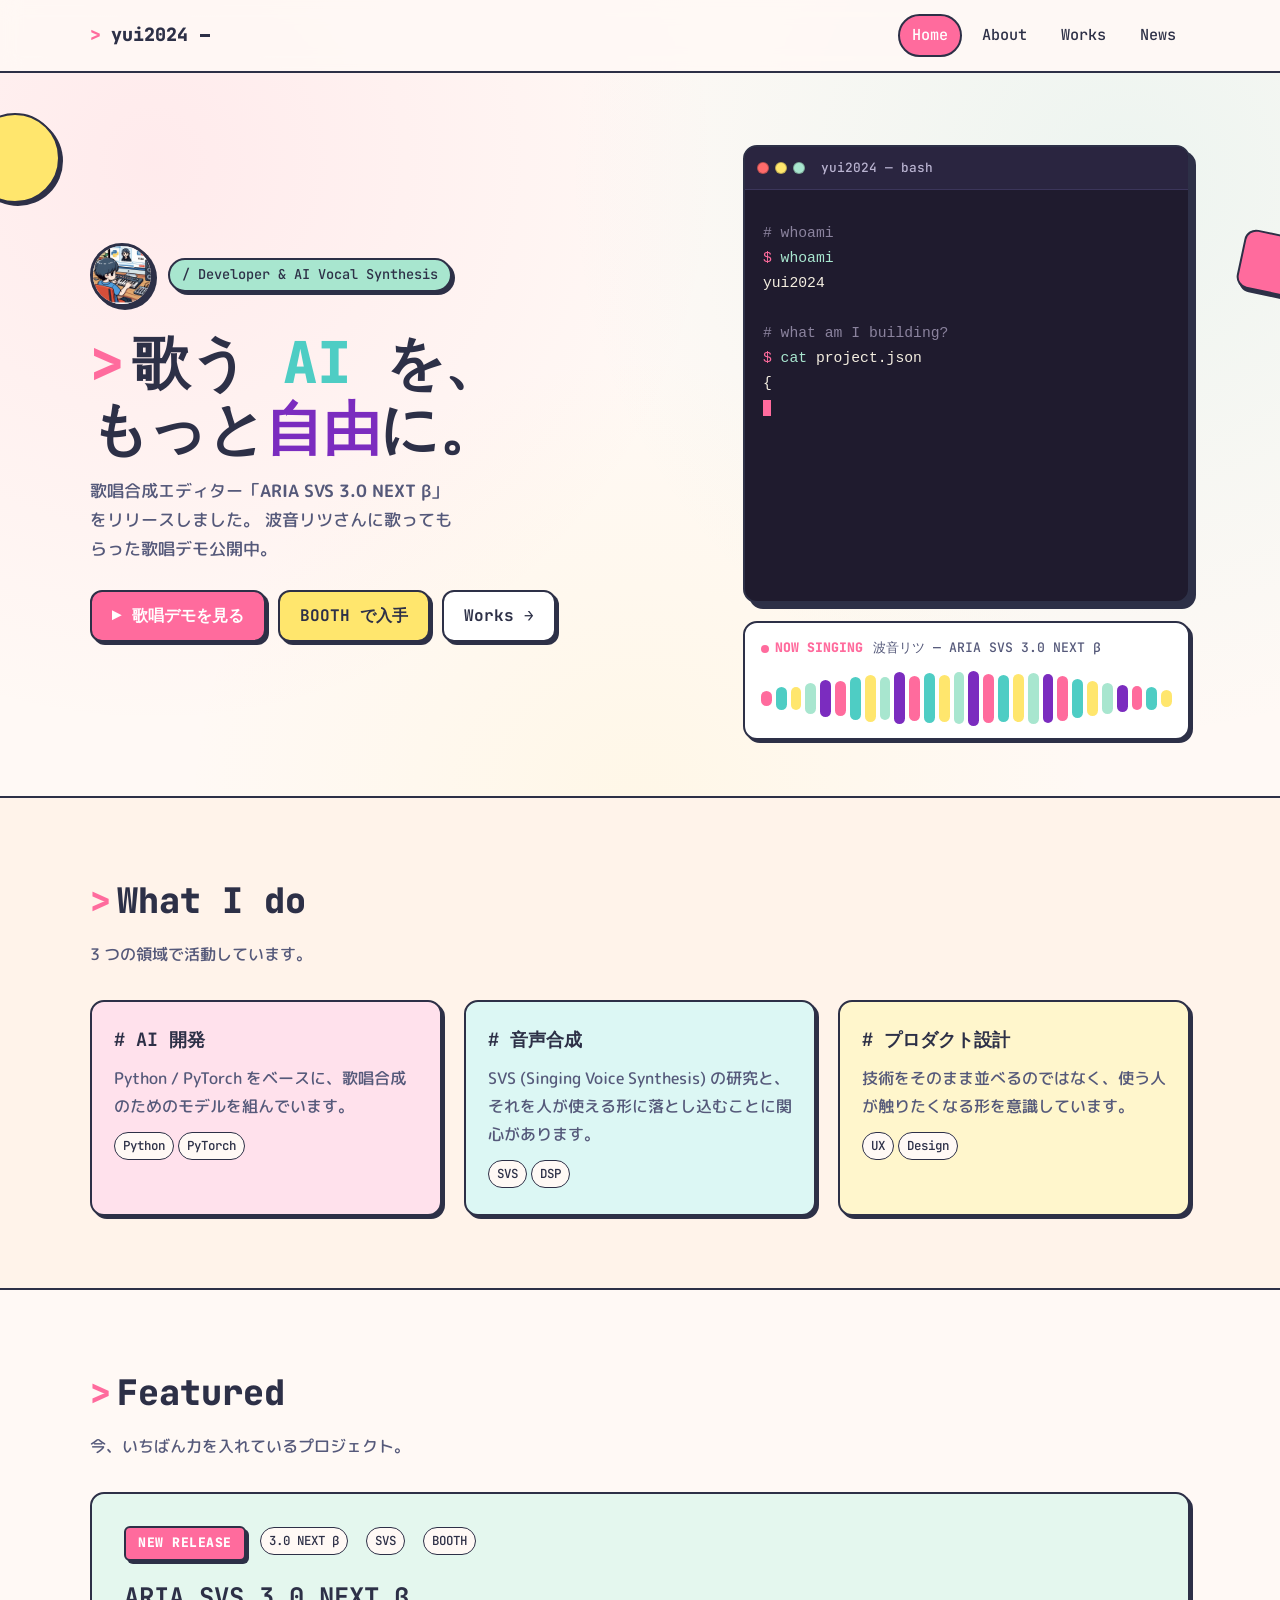
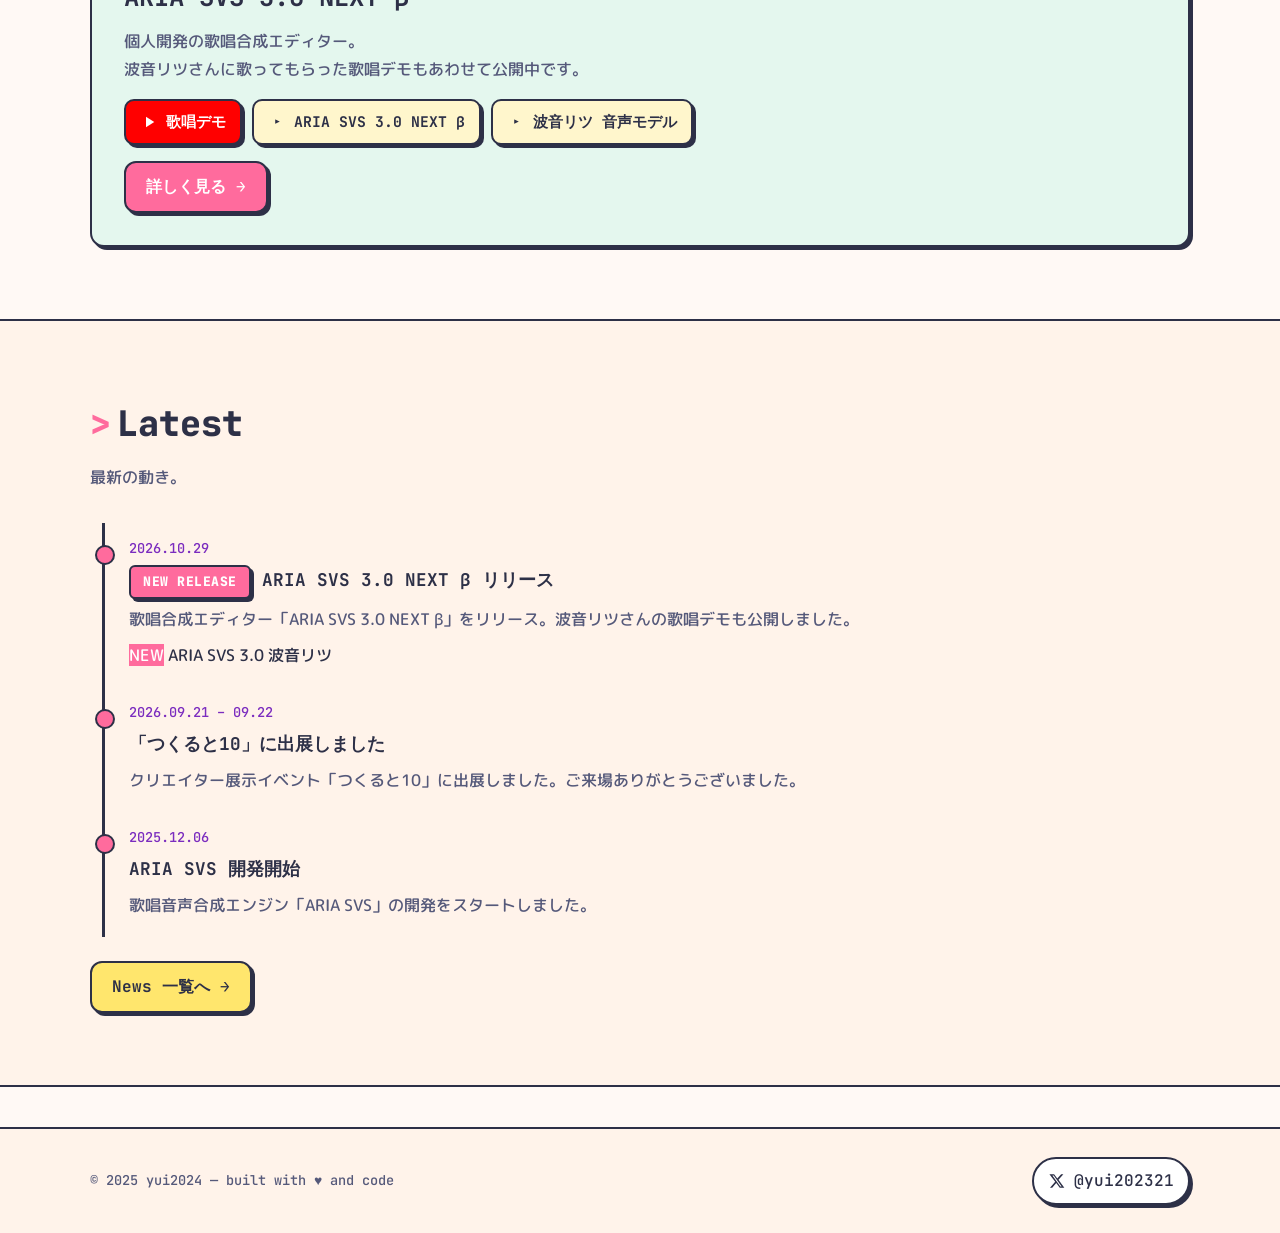
<file: index.html>
<!DOCTYPE html>
<html lang="ja">
<head>
  <meta charset="UTF-8" />
  <meta name="viewport" content="width=device-width, initial-scale=1.0" />
  <title>yui2024 — Official Site</title>
  <meta name="description" content="yui2024 の公式サイト。歌唱AI「ARIA SVS」を開発しています。" />
  <link rel="icon" href="assets/img/my_account.jpg" />
  <link rel="preconnect" href="https://fonts.googleapis.com" />
  <link rel="preconnect" href="https://fonts.gstatic.com" crossorigin />
  <link href="https://fonts.googleapis.com/css2?family=JetBrains+Mono:wght@500;700;800&family=M+PLUS+Rounded+1c:wght@500;700;800&display=swap" rel="stylesheet" />
  <link rel="stylesheet" href="assets/css/style.css?v=20261125" />
</head>
<body>
  <header class="site-header">
    <div class="container">
      <a href="index.html" class="brand">
        <span class="brand-cursor">&gt;</span>
        <span>yui2024</span>
        <span class="brand-underscore" aria-hidden="true"></span>
      </a>
      <button class="nav-toggle" id="navToggle" aria-label="menu">MENU</button>
      <nav class="nav" id="nav">
        <a href="index.html" class="is-active">Home</a>
        <a href="about.html">About</a>
        <a href="works.html">Works</a>
        <a href="news.html">News</a>
      </nav>
    </div>
  </header>

  <main>
    <!-- ===== HERO ===== -->
    <section class="hero">
      <span class="shape s1" aria-hidden="true"></span>
      <span class="shape s2" aria-hidden="true"></span>
      <div class="container hero-inner">
        <div class="fade-in">
          <div class="hero-id">
            <img class="hero-avatar" src="assets/img/my_account.jpg" alt="yui2024" />
            <span class="hero-eyebrow">/ Developer &amp; AI Vocal Synthesis</span>
          </div>
          <h1 class="hero-title">
            <span class="prompt">&gt;</span>歌う <span class="accent-cyan">AI</span> を、<br />
            もっと<span class="accent-purple">自由</span>に。
          </h1>
          <p class="hero-sub">
            歌唱合成エディター「<strong>ARIA SVS 3.0 NEXT β</strong>」をリリースしました。
            波音リツさんに歌ってもらった歌唱デモ公開中。
          </p>
          <div class="hero-ctas">
            <a href="https://youtu.be/bcA56OY0uUo" target="_blank" rel="noopener" class="btn btn-pink">▶ 歌唱デモを見る</a>
            <a href="https://yui2024.booth.pm/items/8263608" target="_blank" rel="noopener" class="btn btn-yellow">BOOTH で入手</a>
            <a href="works.html" class="btn btn-ghost">Works →</a>
          </div>
        </div>

        <div class="fade-in">
          <div class="terminal" role="img" aria-label="terminal window">
            <div class="terminal-bar">
              <span class="dot red"></span>
              <span class="dot yellow"></span>
              <span class="dot green"></span>
              <span class="title">yui2024 — bash</span>
            </div>
            <pre class="terminal-body" data-typewriter><span class="tk-com"># whoami</span>
<span class="tk-prompt">$</span> <span class="tk-fn">whoami</span>
yui2024

<span class="tk-com"># what am I building?</span>
<span class="tk-prompt">$</span> <span class="tk-fn">cat</span> project.json
{
  <span class="tk-key">"name"</span>: <span class="tk-str">"ARIA SVS"</span>,
  <span class="tk-key">"type"</span>: <span class="tk-str">"Singing Voice Synthesis"</span>,
  <span class="tk-key">"version"</span>: <span class="tk-str">"3.0 NEXT β"</span>,
  <span class="tk-key">"status"</span>: <span class="tk-str">"released"</span>,
  <span class="tk-key">"shop"</span>: <span class="tk-str">"yui2024.booth.pm"</span>
}
<span class="tk-prompt">$</span> <span class="brand-underscore" aria-hidden="true"></span>
</pre>
          </div>

          <a class="eq-card" href="https://youtu.be/bcA56OY0uUo" target="_blank" rel="noopener" aria-label="波音リツ 歌唱デモを YouTube で見る">
            <div class="eq-head">
              <span class="eq-live"><span class="eq-dot"></span>NOW SINGING</span>
              <span class="eq-title">波音リツ — ARIA SVS 3.0 NEXT β</span>
            </div>
            <div class="eq" id="eq" aria-hidden="true"></div>
          </a>
        </div>
      </div>
    </section>

    <!-- ===== ABOUT PREVIEW ===== -->
    <section class="section section-alt">
      <div class="container">
        <h2 class="section-title"><span class="prompt">&gt;</span>What I do</h2>
        <p class="section-lead">3 つの領域で活動しています。</p>

        <div class="grid cols-3">
          <div class="card pink fade-in">
            <h3># AI 開発</h3>
            <p>Python / PyTorch をベースに、歌唱合成のためのモデルを組んでいます。</p>
            <div class="tag-row">
              <span class="tag">Python</span><span class="tag">PyTorch</span>
            </div>
          </div>
          <div class="card cyan fade-in">
            <h3># 音声合成</h3>
            <p>SVS (Singing Voice Synthesis) の研究と、それを人が使える形に落とし込むことに関心があります。</p>
            <div class="tag-row">
              <span class="tag">SVS</span><span class="tag">DSP</span>
            </div>
          </div>
          <div class="card yellow fade-in">
            <h3># プロダクト設計</h3>
            <p>技術をそのまま並べるのではなく、使う人が触りたくなる形を意識しています。</p>
            <div class="tag-row">
              <span class="tag">UX</span><span class="tag">Design</span>
            </div>
          </div>
        </div>
      </div>
    </section>

    <!-- ===== FEATURED WORK ===== -->
    <section class="section">
      <div class="container">
        <h2 class="section-title"><span class="prompt">&gt;</span>Featured</h2>
        <p class="section-lead">今、いちばん力を入れているプロジェクト。</p>

        <div class="card mint fade-in" style="padding: 32px;">
          <div style="display:flex; align-items:center; gap:14px; flex-wrap:wrap;">
            <span class="ribbon">NEW RELEASE</span>
            <span class="tag">3.0 NEXT β</span>
            <span class="tag">SVS</span>
            <span class="tag">BOOTH</span>
          </div>
          <h3 style="font-size:1.6rem; margin: 14px 0 8px;">ARIA SVS 3.0 NEXT β</h3>
          <p>
            個人開発の歌唱合成エディター。<br>
            波音リツさんに歌ってもらった歌唱デモもあわせて公開中です。
          </p>
          <div class="link-list mt-16">
            <a class="link-pill youtube" href="https://youtu.be/bcA56OY0uUo" target="_blank" rel="noopener">
              <span class="pill-icon" aria-hidden="true">
                <svg viewBox="0 0 24 24" width="18" height="18" fill="currentColor"><path d="M8 5v14l11-7z"/></svg>
              </span>
              歌唱デモ
            </a>
            <a class="link-pill booth" href="https://yui2024.booth.pm/items/8263608" target="_blank" rel="noopener">
              <span class="pill-icon" aria-hidden="true">▸</span>
              ARIA SVS 3.0 NEXT β
            </a>
            <a class="link-pill booth" href="https://yui2024.booth.pm/items/8436200" target="_blank" rel="noopener">
              <span class="pill-icon" aria-hidden="true">▸</span>
              波音リツ 音声モデル
            </a>
          </div>
          <div class="mt-16">
            <a href="works.html" class="btn btn-pink">詳しく見る →</a>
          </div>
        </div>
      </div>
    </section>

    <!-- ===== LATEST NEWS ===== -->
    <section class="section section-alt">
      <div class="container">
        <h2 class="section-title"><span class="prompt">&gt;</span>Latest</h2>
        <p class="section-lead">最新の動き。</p>

        <div class="timeline">
          <div class="timeline-item fade-in">
            <div class="timeline-date">2026.10.29</div>
            <h3 class="timeline-title">
              <span class="ribbon">NEW RELEASE</span>
              ARIA SVS 3.0 NEXT β リリース
            </h3>
            <p class="timeline-body">
              歌唱合成エディター「ARIA SVS 3.0 NEXT β」をリリース。波音リツさんの歌唱デモも公開しました。
            </p>
            <div class="tag-row mt-8">
              <span class="tag tag-hot">NEW</span>
              <span class="tag">ARIA SVS 3.0</span>
              <span class="tag">波音リツ</span>
            </div>
          </div>
          <div class="timeline-item fade-in">
            <div class="timeline-date">2026.09.21 – 09.22</div>
            <h3 class="timeline-title">「つくると10」に出展しました</h3>
            <p class="timeline-body">クリエイター展示イベント「つくると10」に出展しました。ご来場ありがとうございました。</p>
          </div>
          <div class="timeline-item fade-in">
            <div class="timeline-date">2025.12.06</div>
            <h3 class="timeline-title">ARIA SVS 開発開始</h3>
            <p class="timeline-body">歌唱音声合成エンジン「ARIA SVS」の開発をスタートしました。</p>
          </div>
        </div>

        <div class="mt-24">
          <a href="news.html" class="btn btn-yellow">News 一覧へ →</a>
        </div>
      </div>
    </section>
  </main>

  <footer class="site-footer">
    <div class="container">
      <div class="copyright">© 2025 yui2024 — built with ♥ and code</div>
      <div class="socials">
        <a href="https://x.com/yui202321" target="_blank" rel="noopener" class="social" aria-label="X (Twitter)">
          <svg class="icon" viewBox="0 0 24 24" fill="none" xmlns="http://www.w3.org/2000/svg"><path d="M17.53 3H20.5l-6.5 7.43L21.75 21H15.7l-4.72-6.17L5.6 21H2.63l6.95-7.95L1.9 3h6.2l4.27 5.65L17.53 3zm-1.04 16.2h1.66L7.6 4.7H5.83l10.66 14.5z" fill="currentColor"/></svg>
          <span>@yui202321</span>
        </a>
      </div>
    </div>
  </footer>

  <script src="assets/js/script.js?v=20261125"></script>
</body>
</html>
</file>
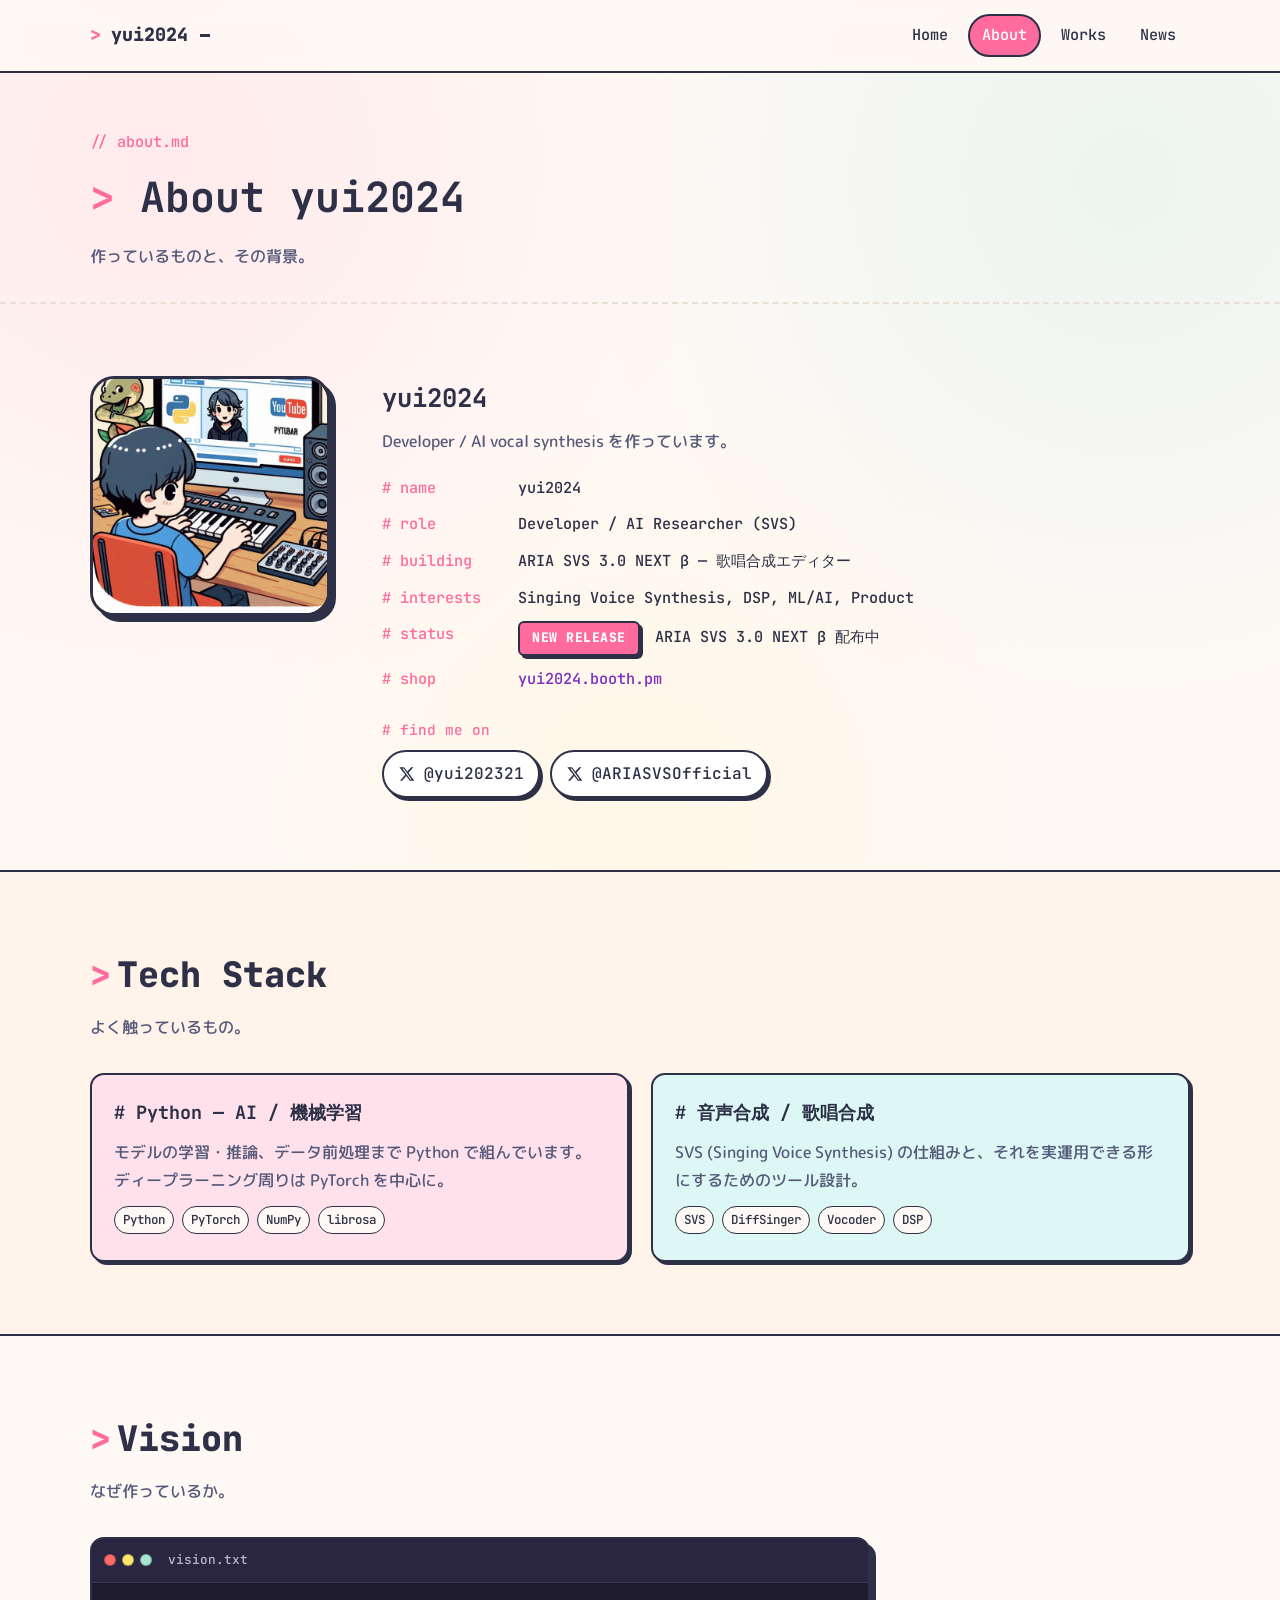
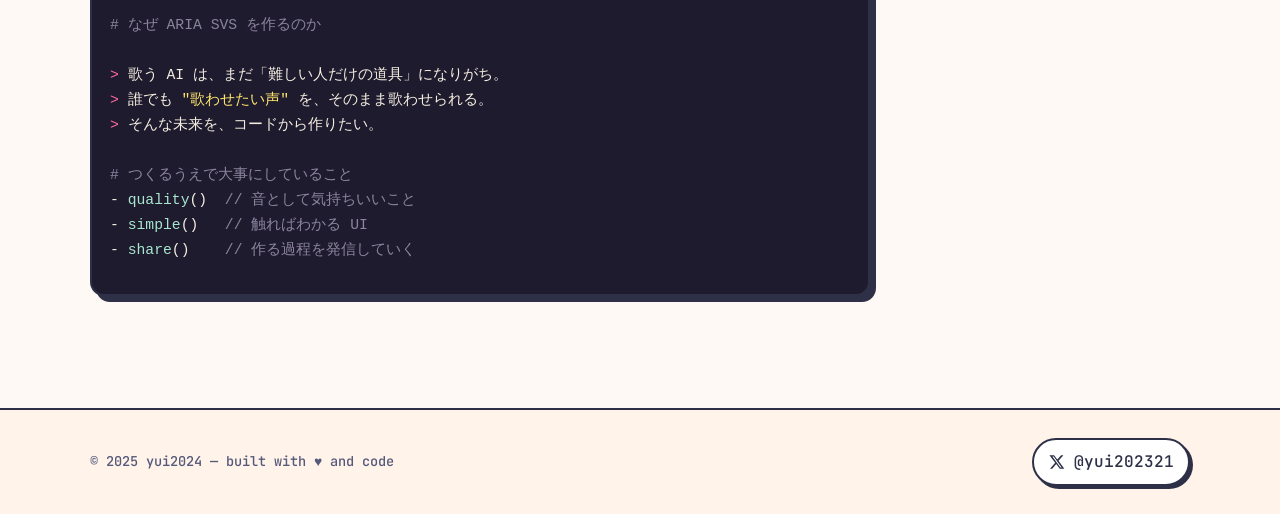
<file: about.html>
<!DOCTYPE html>
<html lang="ja">
<head>
  <meta charset="UTF-8" />
  <meta name="viewport" content="width=device-width, initial-scale=1.0" />
  <title>About — yui2024</title>
  <meta name="description" content="yui2024 のプロフィール。技術スタック、活動内容、SNSリンク。" />
  <link rel="icon" href="assets/img/my_account.jpg" />
  <link rel="preconnect" href="https://fonts.googleapis.com" />
  <link rel="preconnect" href="https://fonts.gstatic.com" crossorigin />
  <link href="https://fonts.googleapis.com/css2?family=JetBrains+Mono:wght@500;700;800&family=M+PLUS+Rounded+1c:wght@500;700;800&display=swap" rel="stylesheet" />
  <link rel="stylesheet" href="assets/css/style.css?v=20261125" />
</head>
<body>
  <header class="site-header">
    <div class="container">
      <a href="index.html" class="brand">
        <span class="brand-cursor">&gt;</span>
        <span>yui2024</span>
        <span class="brand-underscore" aria-hidden="true"></span>
      </a>
      <button class="nav-toggle" id="navToggle" aria-label="menu">MENU</button>
      <nav class="nav" id="nav">
        <a href="index.html">Home</a>
        <a href="about.html" class="is-active">About</a>
        <a href="works.html">Works</a>
        <a href="news.html">News</a>
      </nav>
    </div>
  </header>

  <main>
    <section class="page-hero">
      <div class="container">
        <div class="eyebrow">// about.md</div>
        <h1><span style="color:var(--pink);">&gt;</span> About yui2024</h1>
        <p>作っているものと、その背景。</p>
      </div>
    </section>

    <section class="section">
      <div class="container">
        <div class="profile">
          <div class="profile-avatar fade-in">
            <img src="assets/img/my_account.jpg" alt="yui2024 icon" />
          </div>

          <div class="fade-in">
            <h2 style="font-family:var(--font-code); margin:0 0 6px; font-size:1.6rem;">yui2024</h2>
            <p style="color:var(--ink-soft); margin: 0 0 20px;">Developer / AI vocal synthesis を作っています。</p>

            <dl class="kv">
              <dt># name</dt>
              <dd>yui2024</dd>
              <dt># role</dt>
              <dd>Developer / AI Researcher (SVS)</dd>
              <dt># building</dt>
              <dd>ARIA SVS 3.0 NEXT β — 歌唱合成エディター</dd>
              <dt># interests</dt>
              <dd>Singing Voice Synthesis, DSP, ML/AI, Product</dd>
              <dt># status</dt>
              <dd><span class="ribbon">NEW RELEASE</span> <span style="margin-left:6px;">ARIA SVS 3.0 NEXT β 配布中</span></dd>
              <dt># shop</dt>
              <dd><a href="https://yui2024.booth.pm" target="_blank" rel="noopener">yui2024.booth.pm</a></dd>
            </dl>

            <div class="mt-24">
              <div style="font-family:var(--font-code); color:var(--pink); font-size:.9rem;"># find me on</div>
              <div class="socials mt-8">
                <a href="https://x.com/yui202321" target="_blank" rel="noopener" class="social" aria-label="X (Twitter)">
                  <svg class="icon" viewBox="0 0 24 24" fill="none" xmlns="http://www.w3.org/2000/svg"><path d="M17.53 3H20.5l-6.5 7.43L21.75 21H15.7l-4.72-6.17L5.6 21H2.63l6.95-7.95L1.9 3h6.2l4.27 5.65L17.53 3zm-1.04 16.2h1.66L7.6 4.7H5.83l10.66 14.5z" fill="currentColor"/></svg>
                  <span>@yui202321</span>
                </a>
                <a href="https://x.com/ARIASVSOfficial" target="_blank" rel="noopener" class="social" aria-label="ARIA SVS official X">
                  <svg class="icon" viewBox="0 0 24 24" fill="none" xmlns="http://www.w3.org/2000/svg"><path d="M17.53 3H20.5l-6.5 7.43L21.75 21H15.7l-4.72-6.17L5.6 21H2.63l6.95-7.95L1.9 3h6.2l4.27 5.65L17.53 3zm-1.04 16.2h1.66L7.6 4.7H5.83l10.66 14.5z" fill="currentColor"/></svg>
                  <span>@ARIASVSOfficial</span>
                </a>
              </div>
            </div>
          </div>
        </div>
      </div>
    </section>

    <!-- ===== TECH STACK ===== -->
    <section class="section section-alt">
      <div class="container">
        <h2 class="section-title"><span class="prompt">&gt;</span>Tech Stack</h2>
        <p class="section-lead">よく触っているもの。</p>

        <div class="grid cols-2">
          <div class="card pink fade-in">
            <h3># Python — AI / 機械学習</h3>
            <p>モデルの学習・推論、データ前処理まで Python で組んでいます。ディープラーニング周りは PyTorch を中心に。</p>
            <div class="tag-row">
              <span class="tag">Python</span>
              <span class="tag">PyTorch</span>
              <span class="tag">NumPy</span>
              <span class="tag">librosa</span>
            </div>
          </div>

          <div class="card cyan fade-in">
            <h3># 音声合成 / 歌唱合成</h3>
            <p>SVS (Singing Voice Synthesis) の仕組みと、それを実運用できる形にするためのツール設計。</p>
            <div class="tag-row">
              <span class="tag">SVS</span>
              <span class="tag">DiffSinger</span>
              <span class="tag">Vocoder</span>
              <span class="tag">DSP</span>
            </div>
          </div>
        </div>
      </div>
    </section>

    <!-- ===== VISION ===== -->
    <section class="section">
      <div class="container">
        <h2 class="section-title"><span class="prompt">&gt;</span>Vision</h2>
        <p class="section-lead">なぜ作っているか。</p>

        <div class="terminal fade-in" style="max-width: 780px;">
          <div class="terminal-bar">
            <span class="dot red"></span>
            <span class="dot yellow"></span>
            <span class="dot green"></span>
            <span class="title">vision.txt</span>
          </div>
<pre class="terminal-body"><span class="tk-com"># なぜ ARIA SVS を作るのか</span>

<span class="tk-prompt">&gt;</span> 歌う AI は、まだ「難しい人だけの道具」になりがち。
<span class="tk-prompt">&gt;</span> 誰でも <span class="tk-str">"歌わせたい声"</span> を、そのまま歌わせられる。
<span class="tk-prompt">&gt;</span> そんな未来を、コードから作りたい。

<span class="tk-com"># つくるうえで大事にしていること</span>
- <span class="tk-fn">quality</span>()  <span class="tk-com">// 音として気持ちいいこと</span>
- <span class="tk-fn">simple</span>()   <span class="tk-com">// 触ればわかる UI</span>
- <span class="tk-fn">share</span>()    <span class="tk-com">// 作る過程を発信していく</span>
</pre>
        </div>
      </div>
    </section>
  </main>

  <footer class="site-footer">
    <div class="container">
      <div class="copyright">© 2025 yui2024 — built with ♥ and code</div>
      <div class="socials">
        <a href="https://x.com/yui202321" target="_blank" rel="noopener" class="social" aria-label="X (Twitter)">
          <svg class="icon" viewBox="0 0 24 24" fill="none" xmlns="http://www.w3.org/2000/svg"><path d="M17.53 3H20.5l-6.5 7.43L21.75 21H15.7l-4.72-6.17L5.6 21H2.63l6.95-7.95L1.9 3h6.2l4.27 5.65L17.53 3zm-1.04 16.2h1.66L7.6 4.7H5.83l10.66 14.5z" fill="currentColor"/></svg>
          <span>@yui202321</span>
        </a>
      </div>
    </div>
  </footer>

  <script src="assets/js/script.js?v=20261125"></script>
</body>
</html>
</file>
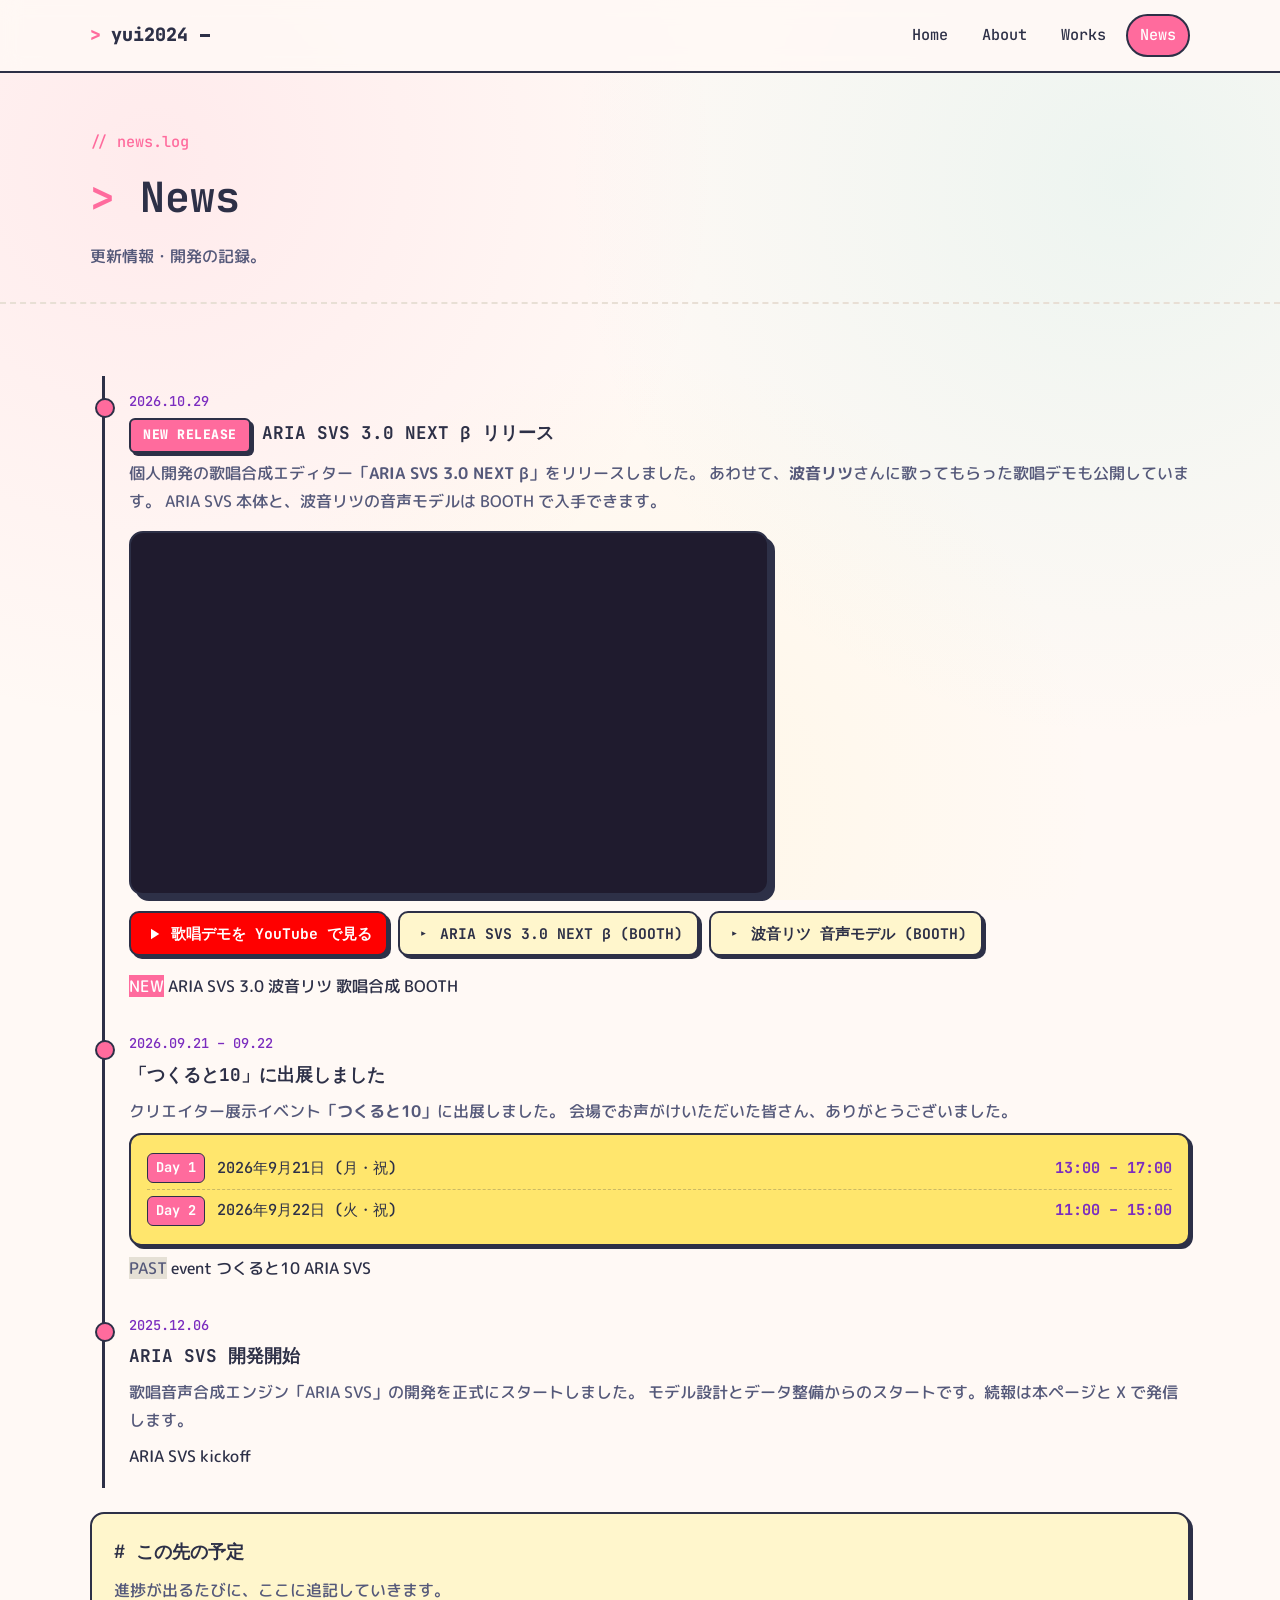
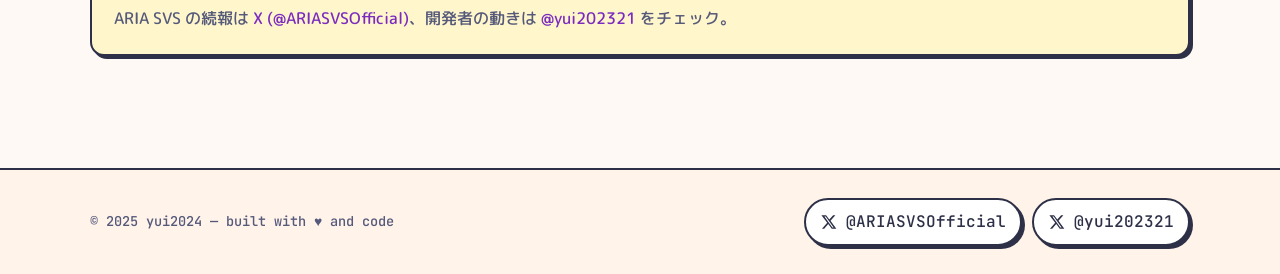
<file: news.html>
<!DOCTYPE html>
<html lang="ja">
<head>
  <meta charset="UTF-8" />
  <meta name="viewport" content="width=device-width, initial-scale=1.0" />
  <title>News — yui2024</title>
  <meta name="description" content="yui2024 の活動・開発ログ。" />
  <link rel="icon" href="assets/img/my_account.jpg" />
  <link rel="preconnect" href="https://fonts.googleapis.com" />
  <link rel="preconnect" href="https://fonts.gstatic.com" crossorigin />
  <link href="https://fonts.googleapis.com/css2?family=JetBrains+Mono:wght@500;700;800&family=M+PLUS+Rounded+1c:wght@500;700;800&display=swap" rel="stylesheet" />
  <link rel="stylesheet" href="assets/css/style.css?v=20261125" />
</head>
<body>
  <header class="site-header">
    <div class="container">
      <a href="index.html" class="brand">
        <span class="brand-cursor">&gt;</span>
        <span>yui2024</span>
        <span class="brand-underscore" aria-hidden="true"></span>
      </a>
      <button class="nav-toggle" id="navToggle" aria-label="menu">MENU</button>
      <nav class="nav" id="nav">
        <a href="index.html">Home</a>
        <a href="about.html">About</a>
        <a href="works.html">Works</a>
        <a href="news.html" class="is-active">News</a>
      </nav>
    </div>
  </header>

  <main>
    <section class="page-hero">
      <div class="container">
        <div class="eyebrow">// news.log</div>
        <h1><span style="color:var(--pink);">&gt;</span> News</h1>
        <p>更新情報・開発の記録。</p>
      </div>
    </section>

    <section class="section">
      <div class="container">
        <div class="timeline">

          <article class="timeline-item fade-in">
            <div class="timeline-date">2026.10.29</div>
            <h3 class="timeline-title">
              <span class="ribbon">NEW RELEASE</span>
              ARIA SVS 3.0 NEXT β リリース
            </h3>
            <p class="timeline-body">
              個人開発の歌唱合成エディター「<strong>ARIA SVS 3.0 NEXT β</strong>」をリリースしました。
              あわせて、<strong>波音リツ</strong>さんに歌ってもらった歌唱デモも公開しています。
              ARIA SVS 本体と、波音リツの音声モデルは BOOTH で入手できます。
            </p>

            <div class="mt-16" style="max-width: 640px;">
              <div class="video-embed">
                <iframe
                  src="https://www.youtube.com/embed/bcA56OY0uUo"
                  title="ARIA SVS 3.0 NEXT β — 波音リツ 歌唱デモ"
                  loading="lazy"
                  allow="accelerometer; autoplay; clipboard-write; encrypted-media; gyroscope; picture-in-picture; web-share"
                  referrerpolicy="strict-origin-when-cross-origin"
                  allowfullscreen></iframe>
              </div>
            </div>

            <div class="link-list mt-16">
              <a class="link-pill youtube" href="https://youtu.be/bcA56OY0uUo" target="_blank" rel="noopener">
                <span class="pill-icon" aria-hidden="true">
                  <svg viewBox="0 0 24 24" width="18" height="18" fill="currentColor"><path d="M8 5v14l11-7z"/></svg>
                </span>
                歌唱デモを YouTube で見る
              </a>
              <a class="link-pill booth" href="https://yui2024.booth.pm/items/8263608" target="_blank" rel="noopener">
                <span class="pill-icon" aria-hidden="true">▸</span>
                ARIA SVS 3.0 NEXT β (BOOTH)
              </a>
              <a class="link-pill booth" href="https://yui2024.booth.pm/items/8436200" target="_blank" rel="noopener">
                <span class="pill-icon" aria-hidden="true">▸</span>
                波音リツ 音声モデル (BOOTH)
              </a>
            </div>

            <div class="tag-row mt-16">
              <span class="tag tag-hot">NEW</span>
              <span class="tag">ARIA SVS 3.0</span>
              <span class="tag">波音リツ</span>
              <span class="tag">歌唱合成</span>
              <span class="tag">BOOTH</span>
            </div>
          </article>

          <article class="timeline-item fade-in">
            <div class="timeline-date">2026.09.21 – 09.22</div>
            <h3 class="timeline-title">「つくると10」に出展しました</h3>
            <p class="timeline-body">
              クリエイター展示イベント「<strong>つくると10</strong>」に出展しました。
              会場でお声がけいただいた皆さん、ありがとうございました。
            </p>
            <div class="event-box mt-8">
              <div class="event-row">
                <span class="event-day">Day 1</span>
                <span>2026年9月21日 (月・祝)</span>
                <span class="event-time">13:00 – 17:00</span>
              </div>
              <div class="event-row">
                <span class="event-day">Day 2</span>
                <span>2026年9月22日 (火・祝)</span>
                <span class="event-time">11:00 – 15:00</span>
              </div>
            </div>
            <div class="tag-row mt-8">
              <span class="tag tag-past">PAST</span>
              <span class="tag">event</span>
              <span class="tag">つくると10</span>
              <span class="tag">ARIA SVS</span>
            </div>
          </article>

          <article class="timeline-item fade-in">
            <div class="timeline-date">2025.12.06</div>
            <h3 class="timeline-title">ARIA SVS 開発開始</h3>
            <p class="timeline-body">
              歌唱音声合成エンジン「ARIA SVS」の開発を正式にスタートしました。
              モデル設計とデータ整備からのスタートです。続報は本ページと X で発信します。
            </p>
            <div class="tag-row mt-8">
              <span class="tag">ARIA SVS</span>
              <span class="tag">kickoff</span>
            </div>
          </article>

        </div>

        <div class="mt-24 card yellow fade-in" style="padding: 22px;">
          <h3 style="font-family:var(--font-code); margin:0 0 8px;"># この先の予定</h3>
          <p style="margin:0;">
            進捗が出るたびに、ここに追記していきます。<br />
            ARIA SVS の続報は <a href="https://x.com/ARIASVSOfficial" target="_blank" rel="noopener">X (@ARIASVSOfficial)</a>、開発者の動きは <a href="https://x.com/yui202321" target="_blank" rel="noopener">@yui202321</a> をチェック。
          </p>
        </div>
      </div>
    </section>
  </main>

  <footer class="site-footer">
    <div class="container">
      <div class="copyright">© 2025 yui2024 — built with ♥ and code</div>
      <div class="socials">
        <a href="https://x.com/ARIASVSOfficial" target="_blank" rel="noopener" class="social" aria-label="ARIA SVS official X">
          <svg class="icon" viewBox="0 0 24 24" fill="none" xmlns="http://www.w3.org/2000/svg"><path d="M17.53 3H20.5l-6.5 7.43L21.75 21H15.7l-4.72-6.17L5.6 21H2.63l6.95-7.95L1.9 3h6.2l4.27 5.65L17.53 3zm-1.04 16.2h1.66L7.6 4.7H5.83l10.66 14.5z" fill="currentColor"/></svg>
          <span>@ARIASVSOfficial</span>
        </a>
        <a href="https://x.com/yui202321" target="_blank" rel="noopener" class="social" aria-label="X (Twitter)">
          <svg class="icon" viewBox="0 0 24 24" fill="none" xmlns="http://www.w3.org/2000/svg"><path d="M17.53 3H20.5l-6.5 7.43L21.75 21H15.7l-4.72-6.17L5.6 21H2.63l6.95-7.95L1.9 3h6.2l4.27 5.65L17.53 3zm-1.04 16.2h1.66L7.6 4.7H5.83l10.66 14.5z" fill="currentColor"/></svg>
          <span>@yui202321</span>
        </a>
      </div>
    </div>
  </footer>

  <script src="assets/js/script.js?v=20261125"></script>
</body>
</html>
</file>
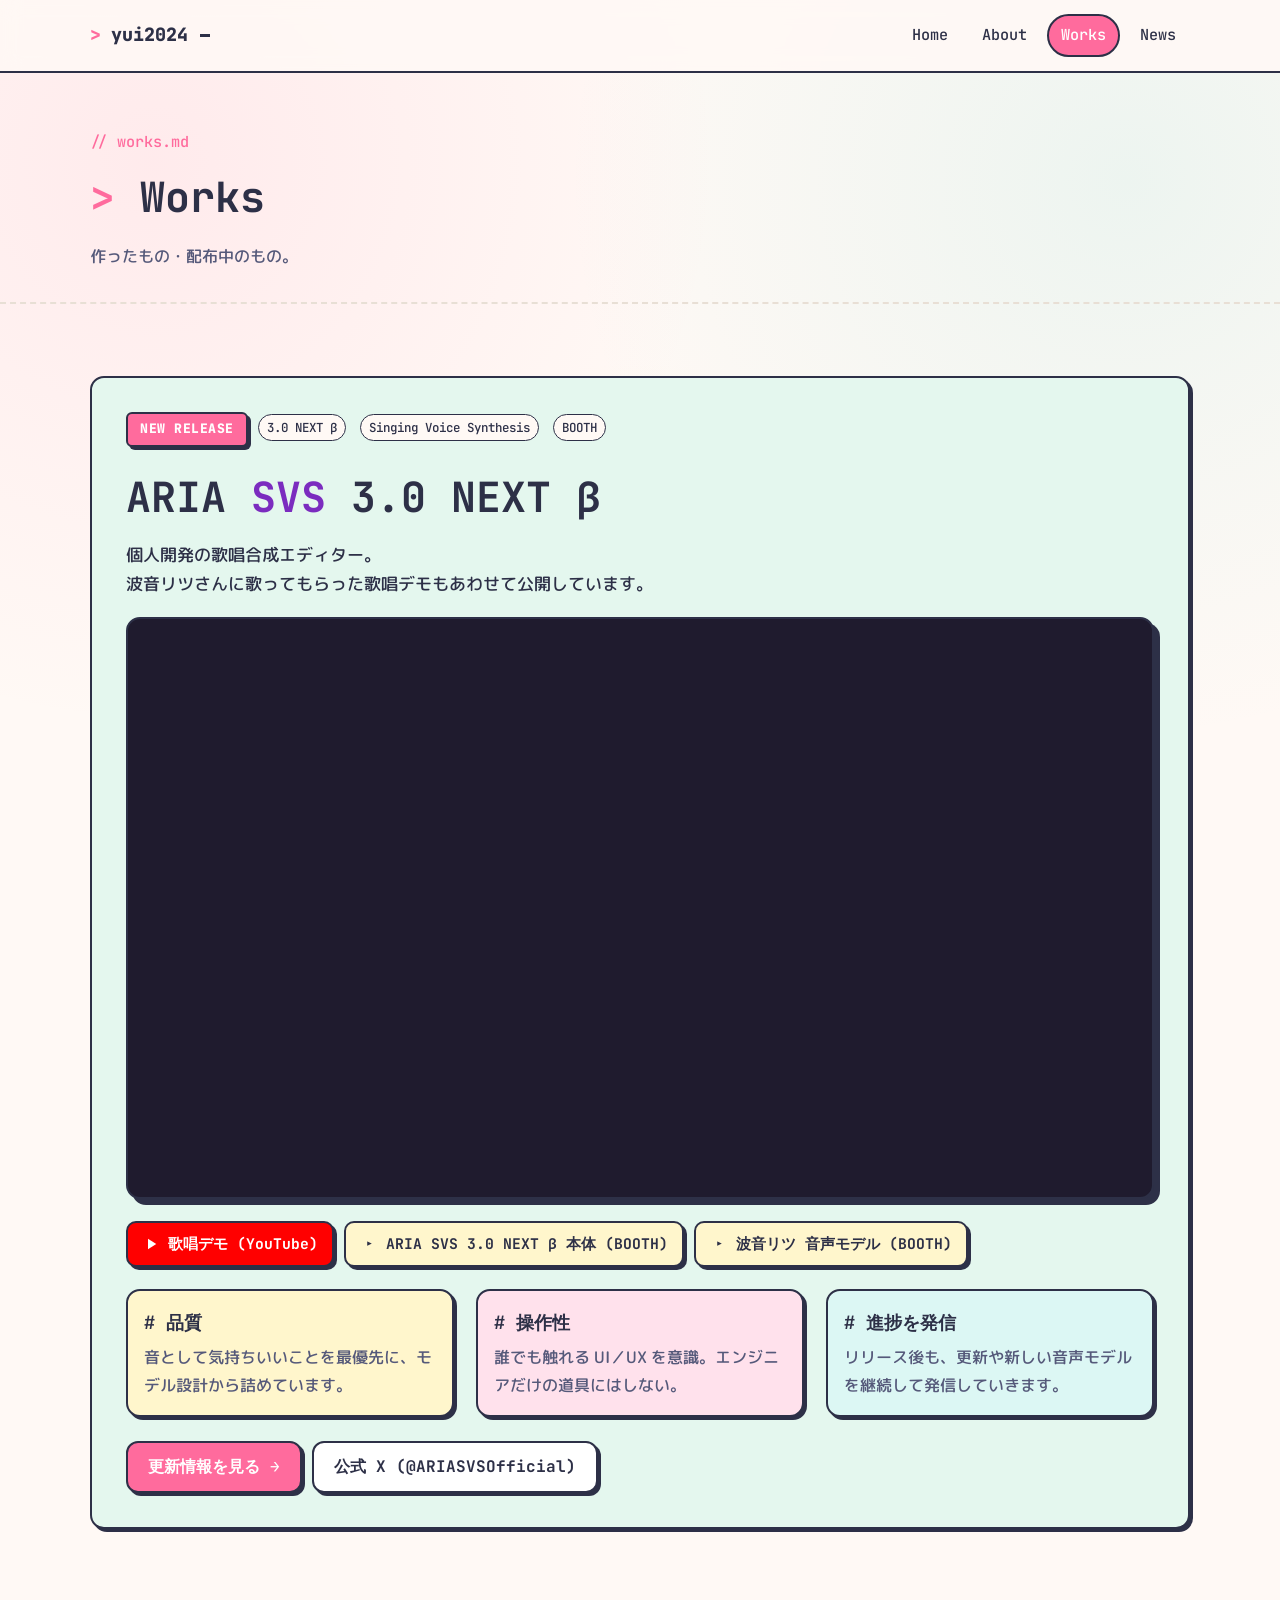
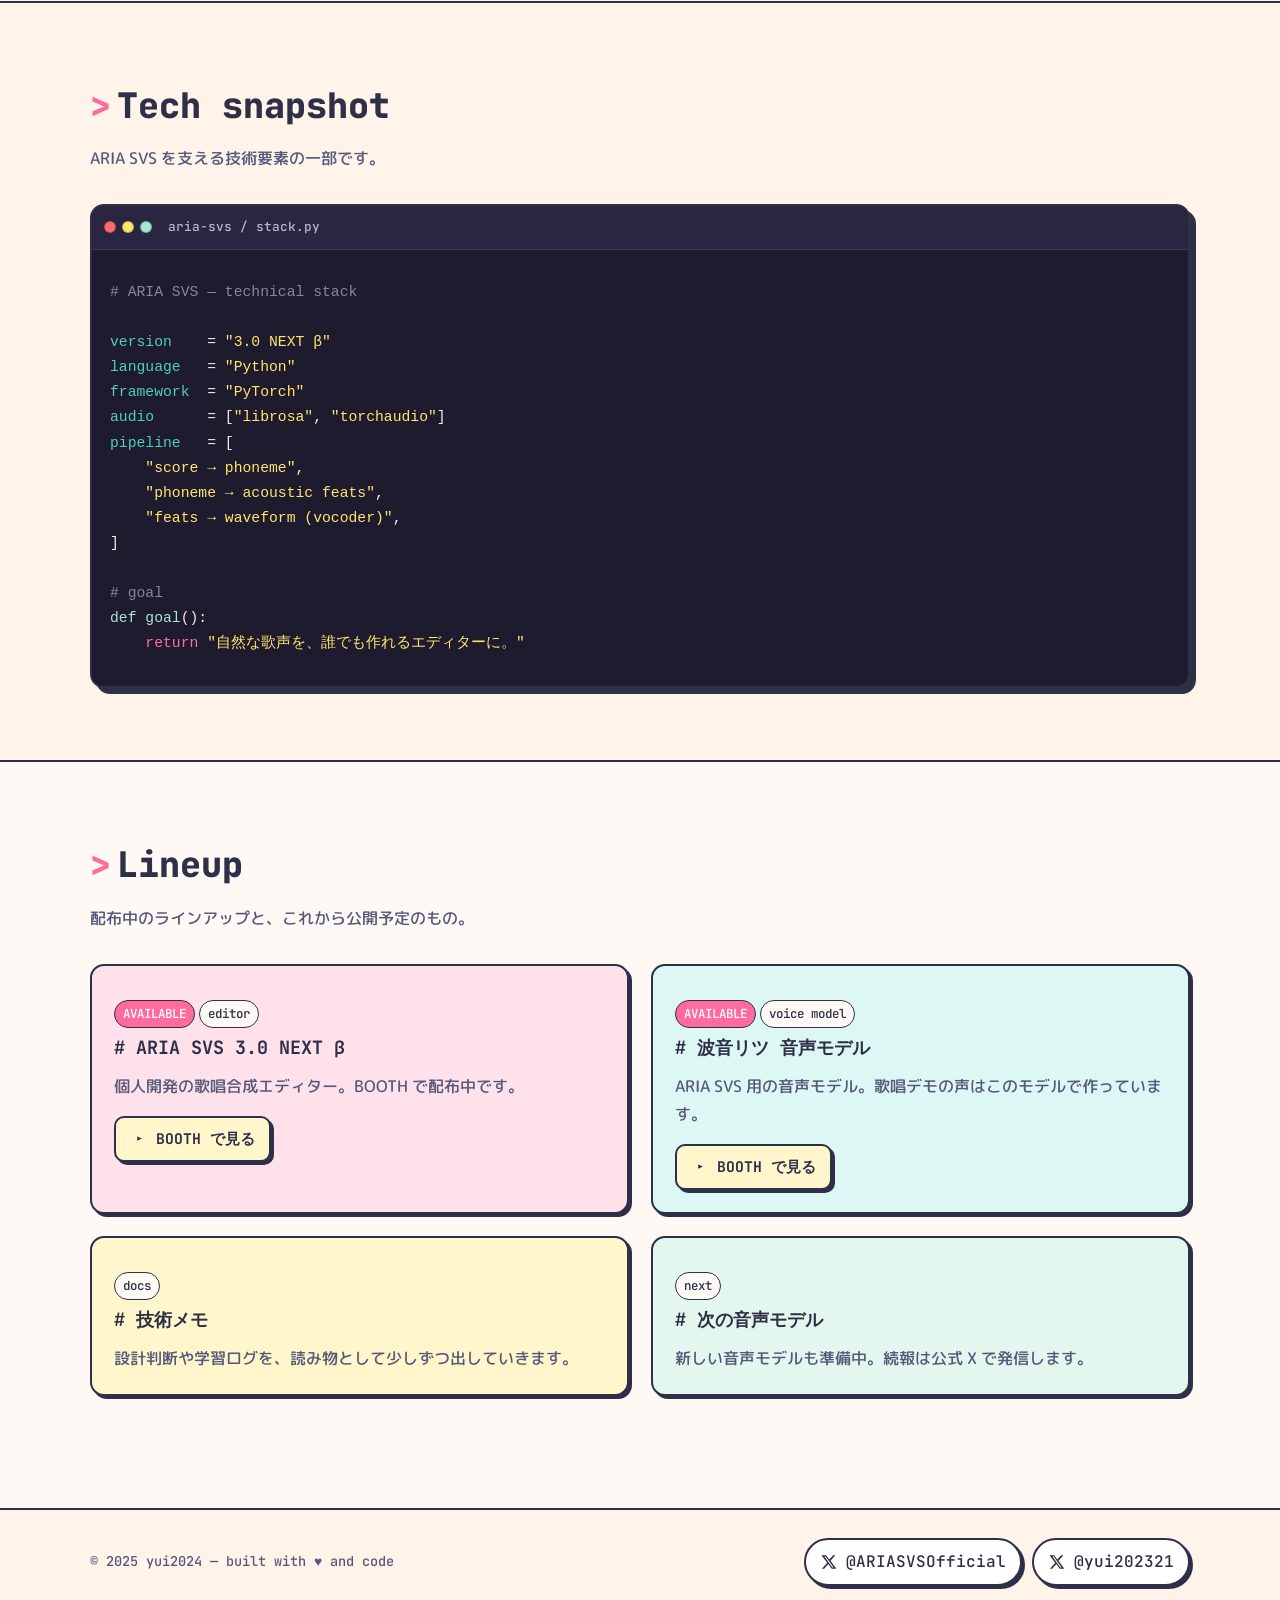
<file: works.html>
<!DOCTYPE html>
<html lang="ja">
<head>
  <meta charset="UTF-8" />
  <meta name="viewport" content="width=device-width, initial-scale=1.0" />
  <title>Works — yui2024</title>
  <meta name="description" content="yui2024 の制作物。歌唱AI「ARIA SVS」ほか。" />
  <link rel="icon" href="assets/img/my_account.jpg" />
  <link rel="preconnect" href="https://fonts.googleapis.com" />
  <link rel="preconnect" href="https://fonts.gstatic.com" crossorigin />
  <link href="https://fonts.googleapis.com/css2?family=JetBrains+Mono:wght@500;700;800&family=M+PLUS+Rounded+1c:wght@500;700;800&display=swap" rel="stylesheet" />
  <link rel="stylesheet" href="assets/css/style.css?v=20261125" />
</head>
<body>
  <header class="site-header">
    <div class="container">
      <a href="index.html" class="brand">
        <span class="brand-cursor">&gt;</span>
        <span>yui2024</span>
        <span class="brand-underscore" aria-hidden="true"></span>
      </a>
      <button class="nav-toggle" id="navToggle" aria-label="menu">MENU</button>
      <nav class="nav" id="nav">
        <a href="index.html">Home</a>
        <a href="about.html">About</a>
        <a href="works.html" class="is-active">Works</a>
        <a href="news.html">News</a>
      </nav>
    </div>
  </header>

  <main>
    <section class="page-hero">
      <div class="container">
        <div class="eyebrow">// works.md</div>
        <h1><span style="color:var(--pink);">&gt;</span> Works</h1>
        <p>作ったもの・配布中のもの。</p>
      </div>
    </section>

    <!-- ===== FEATURED: ARIA SVS 3.0 NEXT β ===== -->
    <section class="section">
      <div class="container">
        <div class="card mint fade-in" style="padding: 34px;">
          <div style="display:flex; align-items:center; gap:10px; flex-wrap:wrap;">
            <span class="ribbon">NEW RELEASE</span>
            <span class="tag">3.0 NEXT β</span>
            <span class="tag">Singing Voice Synthesis</span>
            <span class="tag">BOOTH</span>
          </div>

          <h2 style="font-family:var(--font-code); font-size: clamp(1.8rem, 4vw, 2.6rem); margin: 14px 0 6px;">
            ARIA <span style="color:var(--purple);">SVS</span> 3.0 NEXT β
          </h2>
          <p style="font-size:1.05rem; color:var(--ink); margin:0 0 18px;">
            個人開発の歌唱合成エディター。<br />
            波音リツさんに歌ってもらった歌唱デモもあわせて公開しています。
          </p>

          <div class="video-embed" style="margin: 10px 0 22px;">
            <iframe
              src="https://www.youtube.com/embed/bcA56OY0uUo"
              title="ARIA SVS 3.0 NEXT β — 波音リツ 歌唱デモ"
              loading="lazy"
              allow="accelerometer; autoplay; clipboard-write; encrypted-media; gyroscope; picture-in-picture; web-share"
              referrerpolicy="strict-origin-when-cross-origin"
              allowfullscreen></iframe>
          </div>

          <div class="link-list" style="margin-bottom: 22px;">
            <a class="link-pill youtube" href="https://youtu.be/bcA56OY0uUo" target="_blank" rel="noopener">
              <span class="pill-icon" aria-hidden="true">
                <svg viewBox="0 0 24 24" width="18" height="18" fill="currentColor"><path d="M8 5v14l11-7z"/></svg>
              </span>
              歌唱デモ (YouTube)
            </a>
            <a class="link-pill booth" href="https://yui2024.booth.pm/items/8263608" target="_blank" rel="noopener">
              <span class="pill-icon" aria-hidden="true">▸</span>
              ARIA SVS 3.0 NEXT β 本体 (BOOTH)
            </a>
            <a class="link-pill booth" href="https://yui2024.booth.pm/items/8436200" target="_blank" rel="noopener">
              <span class="pill-icon" aria-hidden="true">▸</span>
              波音リツ 音声モデル (BOOTH)
            </a>
          </div>

          <div class="grid cols-3">
            <div class="card yellow" style="padding:16px;">
              <h3 style="margin:0 0 4px;"># 品質</h3>
              <p style="margin:0;">音として気持ちいいことを最優先に、モデル設計から詰めています。</p>
            </div>
            <div class="card pink" style="padding:16px;">
              <h3 style="margin:0 0 4px;"># 操作性</h3>
              <p style="margin:0;">誰でも触れる UI／UX を意識。エンジニアだけの道具にはしない。</p>
            </div>
            <div class="card cyan" style="padding:16px;">
              <h3 style="margin:0 0 4px;"># 進捗を発信</h3>
              <p style="margin:0;">リリース後も、更新や新しい音声モデルを継続して発信していきます。</p>
            </div>
          </div>

          <div class="mt-24" style="display:flex; gap:10px; flex-wrap:wrap;">
            <a href="news.html" class="btn btn-pink">更新情報を見る →</a>
            <a href="https://x.com/ARIASVSOfficial" target="_blank" rel="noopener" class="btn btn-ghost">公式 X (@ARIASVSOfficial)</a>
          </div>
        </div>
      </div>
    </section>

    <!-- ===== TECH SNAPSHOT ===== -->
    <section class="section section-alt">
      <div class="container">
        <h2 class="section-title"><span class="prompt">&gt;</span>Tech snapshot</h2>
        <p class="section-lead">ARIA SVS を支える技術要素の一部です。</p>

        <div class="terminal fade-in">
          <div class="terminal-bar">
            <span class="dot red"></span>
            <span class="dot yellow"></span>
            <span class="dot green"></span>
            <span class="title">aria-svs / stack.py</span>
          </div>
<pre class="terminal-body"><span class="tk-com"># ARIA SVS — technical stack</span>

<span class="tk-key">version</span>    = <span class="tk-str">"3.0 NEXT β"</span>
<span class="tk-key">language</span>   = <span class="tk-str">"Python"</span>
<span class="tk-key">framework</span>  = <span class="tk-str">"PyTorch"</span>
<span class="tk-key">audio</span>      = [<span class="tk-str">"librosa"</span>, <span class="tk-str">"torchaudio"</span>]
<span class="tk-key">pipeline</span>   = [
    <span class="tk-str">"score → phoneme"</span>,
    <span class="tk-str">"phoneme → acoustic feats"</span>,
    <span class="tk-str">"feats → waveform (vocoder)"</span>,
]

<span class="tk-com"># goal</span>
<span class="tk-fn">def</span> <span class="tk-fn">goal</span>():
    <span class="tk-prompt">return</span> <span class="tk-str">"自然な歌声を、誰でも作れるエディターに。"</span>
</pre>
        </div>
      </div>
    </section>

    <!-- ===== LINEUP / COMING SOON ===== -->
    <section class="section">
      <div class="container">
        <h2 class="section-title"><span class="prompt">&gt;</span>Lineup</h2>
        <p class="section-lead">配布中のラインアップと、これから公開予定のもの。</p>

        <div class="grid cols-2">
          <div class="card pink fade-in">
            <div class="tag-row"><span class="tag tag-hot">AVAILABLE</span><span class="tag">editor</span></div>
            <h3># ARIA SVS 3.0 NEXT β</h3>
            <p>個人開発の歌唱合成エディター。BOOTH で配布中です。</p>
            <div class="mt-16">
              <a class="link-pill booth" href="https://yui2024.booth.pm/items/8263608" target="_blank" rel="noopener">
                <span class="pill-icon" aria-hidden="true">▸</span>BOOTH で見る
              </a>
            </div>
          </div>
          <div class="card cyan fade-in">
            <div class="tag-row"><span class="tag tag-hot">AVAILABLE</span><span class="tag">voice model</span></div>
            <h3># 波音リツ 音声モデル</h3>
            <p>ARIA SVS 用の音声モデル。歌唱デモの声はこのモデルで作っています。</p>
            <div class="mt-16">
              <a class="link-pill booth" href="https://yui2024.booth.pm/items/8436200" target="_blank" rel="noopener">
                <span class="pill-icon" aria-hidden="true">▸</span>BOOTH で見る
              </a>
            </div>
          </div>
          <div class="card yellow fade-in">
            <div class="tag-row"><span class="tag">docs</span></div>
            <h3># 技術メモ</h3>
            <p>設計判断や学習ログを、読み物として少しずつ出していきます。</p>
          </div>
          <div class="card mint fade-in">
            <div class="tag-row"><span class="tag">next</span></div>
            <h3># 次の音声モデル</h3>
            <p>新しい音声モデルも準備中。続報は公式 X で発信します。</p>
          </div>
        </div>
      </div>
    </section>
  </main>

  <footer class="site-footer">
    <div class="container">
      <div class="copyright">© 2025 yui2024 — built with ♥ and code</div>
      <div class="socials">
        <a href="https://x.com/ARIASVSOfficial" target="_blank" rel="noopener" class="social" aria-label="ARIA SVS official X">
          <svg class="icon" viewBox="0 0 24 24" fill="none" xmlns="http://www.w3.org/2000/svg"><path d="M17.53 3H20.5l-6.5 7.43L21.75 21H15.7l-4.72-6.17L5.6 21H2.63l6.95-7.95L1.9 3h6.2l4.27 5.65L17.53 3zm-1.04 16.2h1.66L7.6 4.7H5.83l10.66 14.5z" fill="currentColor"/></svg>
          <span>@ARIASVSOfficial</span>
        </a>
        <a href="https://x.com/yui202321" target="_blank" rel="noopener" class="social" aria-label="X (Twitter)">
          <svg class="icon" viewBox="0 0 24 24" fill="none" xmlns="http://www.w3.org/2000/svg"><path d="M17.53 3H20.5l-6.5 7.43L21.75 21H15.7l-4.72-6.17L5.6 21H2.63l6.95-7.95L1.9 3h6.2l4.27 5.65L17.53 3zm-1.04 16.2h1.66L7.6 4.7H5.83l10.66 14.5z" fill="currentColor"/></svg>
          <span>@yui202321</span>
        </a>
      </div>
    </div>
  </footer>

  <script src="assets/js/script.js?v=20261125"></script>
</body>
</html>
</file>
<file: assets/css/style.css>
/* =========================================================
   yui2024 — official site
   Palette: pastel pink × cyan × mint × yellow
   ========================================================= */

:root {
  --bg: #FFF9F5;
  --bg-alt: #FFF3EA;
  --ink: #2D3047;
  --ink-soft: #55597A;
  --line: #E8DFD5;

  --pink: #FF6B9D;
  --cyan: #4ECDC4;
  --mint: #A8E6CF;
  --yellow: #FFE66D;
  --purple: #7B2CBF;

  --code-bg: #1F1B2E;
  --code-ink: #F4EEE0;
  --code-green: #A8E6CF;
  --code-pink: #FF6B9D;
  --code-yellow: #FFE66D;
  --code-cyan: #4ECDC4;

  --shadow: 6px 6px 0 var(--ink);
  --shadow-soft: 3px 3px 0 var(--ink);
  --radius: 14px;

  --font-code: "JetBrains Mono", "Fira Code", ui-monospace, SFMono-Regular, monospace;
  --font-body: "M PLUS Rounded 1c", "Hiragino Kaku Gothic ProN", "Meiryo", sans-serif;
}

* { box-sizing: border-box; }

html, body {
  margin: 0;
  padding: 0;
  background: var(--bg);
  color: var(--ink);
  font-family: var(--font-body);
  font-weight: 500;
  line-height: 1.75;
  -webkit-font-smoothing: antialiased;
}

body {
  background-image:
    radial-gradient(circle at 12% 18%, rgba(255,107,157,.10) 0, transparent 42%),
    radial-gradient(circle at 88% 20%, rgba(78,205,196,.10) 0, transparent 42%),
    radial-gradient(circle at 50% 90%, rgba(255,230,109,.10) 0, transparent 44%);
  background-attachment: fixed;
  min-height: 100vh;
  overflow-x: hidden;
}

a { color: var(--purple); text-decoration: none; }
a:hover { text-decoration: underline; }

img { max-width: 100%; display: block; }

/* -------- container -------- */
.container {
  width: min(1100px, 92%);
  margin: 0 auto;
}

/* -------- header / nav -------- */
.site-header {
  position: sticky;
  top: 0;
  z-index: 50;
  background: rgba(255, 249, 245, .88);
  backdrop-filter: blur(10px);
  border-bottom: 2px solid var(--ink);
}
.site-header .container {
  display: flex;
  align-items: center;
  justify-content: space-between;
  padding: 14px 0;
}
.brand {
  display: flex;
  align-items: center;
  gap: 10px;
  font-family: var(--font-code);
  font-weight: 800;
  font-size: 1.15rem;
  color: var(--ink);
}
.brand .brand-cursor { color: var(--pink); }
.brand .brand-underscore {
  display: inline-block;
  width: 10px;
  height: 3px;
  background: var(--ink);
  margin-left: 2px;
  animation: blink 1.1s steps(2) infinite;
  vertical-align: middle;
}
@keyframes blink { 50% { opacity: 0; } }

.nav {
  display: flex;
  gap: 6px;
  align-items: center;
}
.nav a {
  font-family: var(--font-code);
  font-size: .95rem;
  padding: 6px 12px;
  border-radius: 999px;
  color: var(--ink);
  border: 2px solid transparent;
  transition: transform .12s ease, background .12s ease, border-color .12s ease;
}
.nav a:hover {
  background: var(--yellow);
  border-color: var(--ink);
  text-decoration: none;
  transform: translateY(-1px);
}
.nav a.is-active {
  background: var(--pink);
  color: #fff;
  border-color: var(--ink);
}

.nav-toggle {
  display: none;
  font-family: var(--font-code);
  background: var(--yellow);
  border: 2px solid var(--ink);
  border-radius: 10px;
  padding: 6px 10px;
  font-weight: 700;
  cursor: pointer;
  box-shadow: var(--shadow-soft);
}

@media (max-width: 720px) {
  .nav-toggle { display: inline-block; }
  .nav {
    position: absolute;
    top: 100%;
    right: 4%;
    background: var(--bg);
    border: 2px solid var(--ink);
    border-radius: var(--radius);
    padding: 10px;
    flex-direction: column;
    gap: 4px;
    box-shadow: var(--shadow);
    display: none;
  }
  .nav.is-open { display: flex; }
}

/* -------- hero -------- */
.hero {
  padding: 72px 0 56px;
  position: relative;
}
.hero-inner {
  display: grid;
  grid-template-columns: 1.15fr .85fr;
  gap: 48px;
  align-items: center;
}
@media (max-width: 860px) {
  .hero-inner { grid-template-columns: 1fr; gap: 32px; }
}

.hero-eyebrow {
  display: inline-block;
  font-family: var(--font-code);
  font-size: .85rem;
  color: var(--ink);
  background: var(--mint);
  border: 2px solid var(--ink);
  border-radius: 999px;
  padding: 3px 12px;
  box-shadow: var(--shadow-soft);
}

.hero-title {
  font-family: var(--font-code);
  font-weight: 800;
  font-size: clamp(2.1rem, 5.5vw, 3.6rem);
  line-height: 1.15;
  margin: 22px 0 14px;
  letter-spacing: -.01em;
}
.hero-title .prompt { color: var(--pink); margin-right: 8px; }
.hero-title .accent-cyan { color: var(--cyan); }
.hero-title .accent-purple { color: var(--purple); }

.hero-sub {
  font-size: 1.05rem;
  color: var(--ink-soft);
  max-width: 34ch;
  margin: 0 0 26px;
}

.hero-ctas {
  display: flex;
  flex-wrap: wrap;
  gap: 12px;
}

.btn {
  display: inline-flex;
  align-items: center;
  gap: 8px;
  font-family: var(--font-code);
  font-weight: 700;
  font-size: 1rem;
  padding: 10px 20px;
  border-radius: 12px;
  border: 2px solid var(--ink);
  box-shadow: var(--shadow-soft);
  cursor: pointer;
  transition: transform .1s ease, box-shadow .1s ease;
}
.btn:hover { transform: translate(-1px, -1px); box-shadow: 4px 4px 0 var(--ink); text-decoration: none; }
.btn:active { transform: translate(1px, 1px); box-shadow: 1px 1px 0 var(--ink); }
.btn-pink   { background: var(--pink);   color: #fff; }
.btn-cyan   { background: var(--cyan);   color: var(--ink); }
.btn-yellow { background: var(--yellow); color: var(--ink); }
.btn-ghost  { background: #fff;          color: var(--ink); }

/* hero visual — terminal window */
.terminal {
  background: var(--code-bg);
  color: var(--code-ink);
  border: 2px solid var(--ink);
  border-radius: var(--radius);
  box-shadow: var(--shadow);
  font-family: var(--font-code);
  font-size: .92rem;
  overflow: hidden;
}
.terminal-bar {
  display: flex;
  align-items: center;
  gap: 6px;
  padding: 10px 12px;
  background: #2A2540;
  border-bottom: 1px solid #3B355A;
}
.terminal-bar .dot {
  width: 12px; height: 12px; border-radius: 50%;
  border: 1px solid rgba(0,0,0,.25);
}
.dot.red    { background: #FF6B6B; }
.dot.yellow { background: #FFE66D; }
.dot.green  { background: #A8E6CF; }
.terminal-bar .title {
  margin-left: 10px;
  font-size: .8rem;
  color: #B9B3D0;
}
.terminal-body {
  padding: 16px 18px;
  line-height: 1.7;
  white-space: pre-wrap;
  word-break: break-word;
}
.tk-prompt  { color: var(--code-pink); }
.tk-key     { color: var(--code-cyan); }
.tk-str     { color: var(--code-yellow); }
.tk-com     { color: #8B839E; }
.tk-fn      { color: var(--code-green); }

/* -------- floating shapes -------- */
.shape {
  position: absolute;
  border: 2px solid var(--ink);
  border-radius: 50%;
  box-shadow: var(--shadow-soft);
  z-index: 0;
  pointer-events: none;
}
.shape.s1 { top: 40px;  left: -30px; width: 90px;  height: 90px;  background: var(--yellow); }
.shape.s2 { top: 160px; right: -20px; width: 60px; height: 60px; background: var(--pink); border-radius: 12px; transform: rotate(12deg); }
.shape.s3 { bottom: -20px; left: 40%; width: 44px; height: 44px; background: var(--cyan); }

/* -------- section -------- */
.section {
  padding: 72px 0;
  position: relative;
}
.section-alt { background: var(--bg-alt); border-top: 2px solid var(--ink); border-bottom: 2px solid var(--ink); }

.section-title {
  font-family: var(--font-code);
  font-weight: 800;
  font-size: clamp(1.6rem, 3.4vw, 2.2rem);
  margin: 0 0 8px;
}
.section-title .prompt { color: var(--pink); margin-right: 6px; }
.section-lead {
  color: var(--ink-soft);
  margin: 0 0 32px;
}

/* -------- cards -------- */
.grid {
  display: grid;
  gap: 22px;
}
.grid.cols-2 { grid-template-columns: repeat(2, 1fr); }
.grid.cols-3 { grid-template-columns: repeat(3, 1fr); }
@media (max-width: 860px) {
  .grid.cols-2, .grid.cols-3 { grid-template-columns: 1fr; }
}

.card {
  background: #fff;
  border: 2px solid var(--ink);
  border-radius: var(--radius);
  box-shadow: var(--shadow-soft);
  padding: 22px;
  transition: transform .12s ease, box-shadow .12s ease;
}
.card:hover { transform: translate(-2px, -2px); box-shadow: 6px 6px 0 var(--ink); }
.card h3 {
  font-family: var(--font-code);
  margin: 0 0 8px;
  font-size: 1.15rem;
}
.card p { margin: 0; color: var(--ink-soft); }
.card .tag {
  display: inline-block;
  font-family: var(--font-code);
  font-size: .78rem;
  padding: 2px 8px;
  border-radius: 999px;
  border: 1.5px solid var(--ink);
  margin-right: 4px;
  margin-bottom: 4px;
  background: var(--bg);
}

.card.pink   { background: #FFE1EC; }
.card.cyan   { background: #DCF7F4; }
.card.yellow { background: #FFF6CC; }
.card.mint   { background: #E4F7EE; }

/* -------- profile -------- */
.profile {
  display: grid;
  grid-template-columns: 260px 1fr;
  gap: 32px;
  align-items: start;
}
@media (max-width: 720px) {
  .profile { grid-template-columns: 1fr; }
}
.profile-avatar {
  width: 240px; height: 240px;
  border-radius: 24px;
  border: 3px solid var(--ink);
  box-shadow: var(--shadow);
  background: var(--yellow);
  overflow: hidden;
  display: flex; align-items: center; justify-content: center;
  font-family: var(--font-code); font-weight: 800; font-size: 3rem; color: var(--ink);
}
.profile-avatar img { width: 100%; height: 100%; object-fit: cover; }

.kv {
  display: grid;
  grid-template-columns: 120px 1fr;
  gap: 10px 16px;
  font-family: var(--font-code);
  font-size: .95rem;
}
.kv dt { color: var(--pink); }
.kv dd { margin: 0; color: var(--ink); }

/* -------- news / timeline -------- */
.timeline {
  border-left: 3px solid var(--ink);
  margin-left: 12px;
  padding-left: 24px;
}
.timeline-item {
  position: relative;
  padding: 14px 0 18px;
}
.timeline-item::before {
  content: "";
  position: absolute;
  left: -34px; top: 22px;
  width: 16px; height: 16px;
  border-radius: 50%;
  background: var(--pink);
  border: 2px solid var(--ink);
}
.timeline-date {
  font-family: var(--font-code);
  font-size: .85rem;
  color: var(--purple);
}
.timeline-title {
  font-family: var(--font-code);
  font-size: 1.1rem;
  margin: 4px 0 6px;
}
.timeline-body { color: var(--ink-soft); margin: 0; }

/* -------- event box -------- */
.event-box {
  background: var(--yellow);
  border: 2px solid var(--ink);
  border-radius: 12px;
  padding: 12px 16px;
  font-family: var(--font-code);
  box-shadow: var(--shadow-soft);
}
.event-row {
  display: flex;
  align-items: center;
  gap: 12px;
  padding: 6px 0;
  font-size: .95rem;
  flex-wrap: wrap;
}
.event-row + .event-row { border-top: 1.5px dashed rgba(45,48,71,.25); }
.event-day {
  background: var(--pink);
  color: #fff;
  border: 1.5px solid var(--ink);
  border-radius: 6px;
  padding: 2px 8px;
  font-weight: 700;
  font-size: .85rem;
}
.event-time {
  margin-left: auto;
  color: var(--purple);
  font-weight: 700;
}
@media (max-width: 520px) {
  .event-time { margin-left: 0; }
}

/* -------- hero avatar -------- */
.hero-id {
  display: flex;
  align-items: center;
  gap: 14px;
  flex-wrap: wrap;
}
.hero-avatar {
  width: 64px;
  height: 64px;
  border-radius: 50%;
  object-fit: cover;
  border: 3px solid var(--ink);
  box-shadow: var(--shadow-soft);
  background: var(--yellow);
  animation: bob 3.2s ease-in-out infinite;
}
@keyframes bob {
  0%, 100% { transform: translateY(0) rotate(0); }
  50%      { transform: translateY(-5px) rotate(-3deg); }
}

/* -------- equalizer card -------- */
.eq-card {
  display: block;
  margin-top: 18px;
  padding: 14px 16px 12px;
  background: #fff;
  border: 2px solid var(--ink);
  border-radius: var(--radius);
  box-shadow: var(--shadow-soft);
  color: var(--ink);
  transition: transform .12s ease, box-shadow .12s ease;
}
.eq-card:hover {
  transform: translate(-2px, -2px);
  box-shadow: 6px 6px 0 var(--ink);
  text-decoration: none;
}
.eq-head {
  display: flex;
  align-items: center;
  gap: 10px;
  flex-wrap: wrap;
  font-family: var(--font-code);
  font-size: .82rem;
  margin-bottom: 10px;
}
.eq-live {
  display: inline-flex;
  align-items: center;
  gap: 6px;
  font-weight: 800;
  color: var(--pink);
}
.eq-dot {
  width: 8px;
  height: 8px;
  border-radius: 50%;
  background: var(--pink);
  animation: blink 1.1s steps(2) infinite;
}
.eq-title { color: var(--ink-soft); }
.eq {
  display: flex;
  align-items: center;
  gap: 4px;
  height: 56px;
}
.eq span {
  flex: 1;
  border-radius: 999px;
  transform-origin: center;
  animation: eq 1.2s ease-in-out infinite alternate;
}
@keyframes eq {
  0%   { transform: scaleY(.25); }
  100% { transform: scaleY(1); }
}

/* -------- typewriter caret -------- */
.tw-caret {
  display: inline-block;
  width: .55em;
  height: 1.1em;
  background: var(--code-pink);
  vertical-align: text-bottom;
  animation: blink 1s steps(2) infinite;
}

@media (prefers-reduced-motion: reduce) {
  .hero-avatar, .eq span, .tag-hot, .shape { animation: none !important; }
}

/* -------- video embed -------- */
.video-embed {
  position: relative;
  width: 100%;
  padding-bottom: 56.25%;
  background: var(--code-bg);
  border: 2px solid var(--ink);
  border-radius: var(--radius);
  box-shadow: var(--shadow);
  overflow: hidden;
}
.video-embed iframe {
  position: absolute;
  inset: 0;
  width: 100%;
  height: 100%;
  border: 0;
}

/* -------- link pills (external resources) -------- */
.link-list {
  display: flex;
  flex-wrap: wrap;
  gap: 10px;
}
.link-pill {
  display: inline-flex;
  align-items: center;
  gap: 8px;
  font-family: var(--font-code);
  font-size: .92rem;
  font-weight: 700;
  padding: 8px 14px;
  border-radius: 10px;
  border: 2px solid var(--ink);
  background: #fff;
  color: var(--ink);
  box-shadow: var(--shadow-soft);
  transition: transform .12s ease, box-shadow .12s ease;
}
.link-pill:hover {
  transform: translate(-1px, -1px);
  box-shadow: 4px 4px 0 var(--ink);
  text-decoration: none;
}
.link-pill.youtube { background: #FF0000; color: #fff; }
.link-pill.booth   { background: #FFF6CC; }
.link-pill .pill-icon {
  display: inline-flex;
  width: 18px; height: 18px;
  align-items: center; justify-content: center;
}

/* -------- release ribbon -------- */
.ribbon {
  display: inline-flex;
  align-items: center;
  gap: 6px;
  background: var(--pink);
  color: #fff;
  font-family: var(--font-code);
  font-weight: 800;
  font-size: .82rem;
  padding: 4px 12px;
  border: 2px solid var(--ink);
  border-radius: 6px;
  box-shadow: var(--shadow-soft);
  letter-spacing: .04em;
}

/* -------- past event (dim) -------- */
.tag-past {
  background: #E5E0D5 !important;
  color: var(--ink-soft) !important;
  border-color: var(--ink-soft) !important;
}

/* -------- hot tag (upcoming) -------- */
.tag-hot {
  background: var(--pink) !important;
  color: #fff !important;
  border-color: var(--ink) !important;
  animation: pulse 1.8s ease-in-out infinite;
}
@keyframes pulse {
  0%, 100% { transform: scale(1); }
  50%      { transform: scale(1.06); }
}

/* -------- socials -------- */
.socials { display: flex; gap: 10px; flex-wrap: wrap; }
.social {
  display: inline-flex; align-items: center; gap: 8px;
  font-family: var(--font-code);
  padding: 8px 14px;
  border-radius: 999px;
  border: 2px solid var(--ink);
  background: #fff;
  color: var(--ink);
  box-shadow: var(--shadow-soft);
  transition: transform .12s ease;
}
.social:hover { transform: translate(-1px, -1px); text-decoration: none; }
.social .icon { width: 18px; height: 18px; }

/* -------- footer -------- */
.site-footer {
  border-top: 2px solid var(--ink);
  padding: 28px 0;
  background: var(--bg-alt);
  margin-top: 40px;
}
.site-footer .container {
  display: flex;
  justify-content: space-between;
  align-items: center;
  gap: 16px;
  flex-wrap: wrap;
}
.site-footer .copyright {
  font-family: var(--font-code);
  font-size: .85rem;
  color: var(--ink-soft);
}

/* -------- utility -------- */
.tag-row { margin-top: 10px; }
.mt-8 { margin-top: 8px; }
.mt-16 { margin-top: 16px; }
.mt-24 { margin-top: 24px; }
.text-center { text-align: center; }

/* -------- page header (for sub pages) -------- */
.page-hero {
  padding: 56px 0 32px;
  border-bottom: 2px dashed var(--line);
}
.page-hero .eyebrow {
  font-family: var(--font-code);
  color: var(--pink);
  font-size: .95rem;
}
.page-hero h1 {
  font-family: var(--font-code);
  font-size: clamp(1.8rem, 4vw, 2.6rem);
  margin: 6px 0 8px;
}
.page-hero p { color: var(--ink-soft); margin: 0; }

/* fade-in */
.fade-in {
  opacity: 0;
  transform: translateY(12px);
  transition: opacity .6s ease, transform .6s ease;
}
.fade-in.is-visible { opacity: 1; transform: translateY(0); }
</file>
